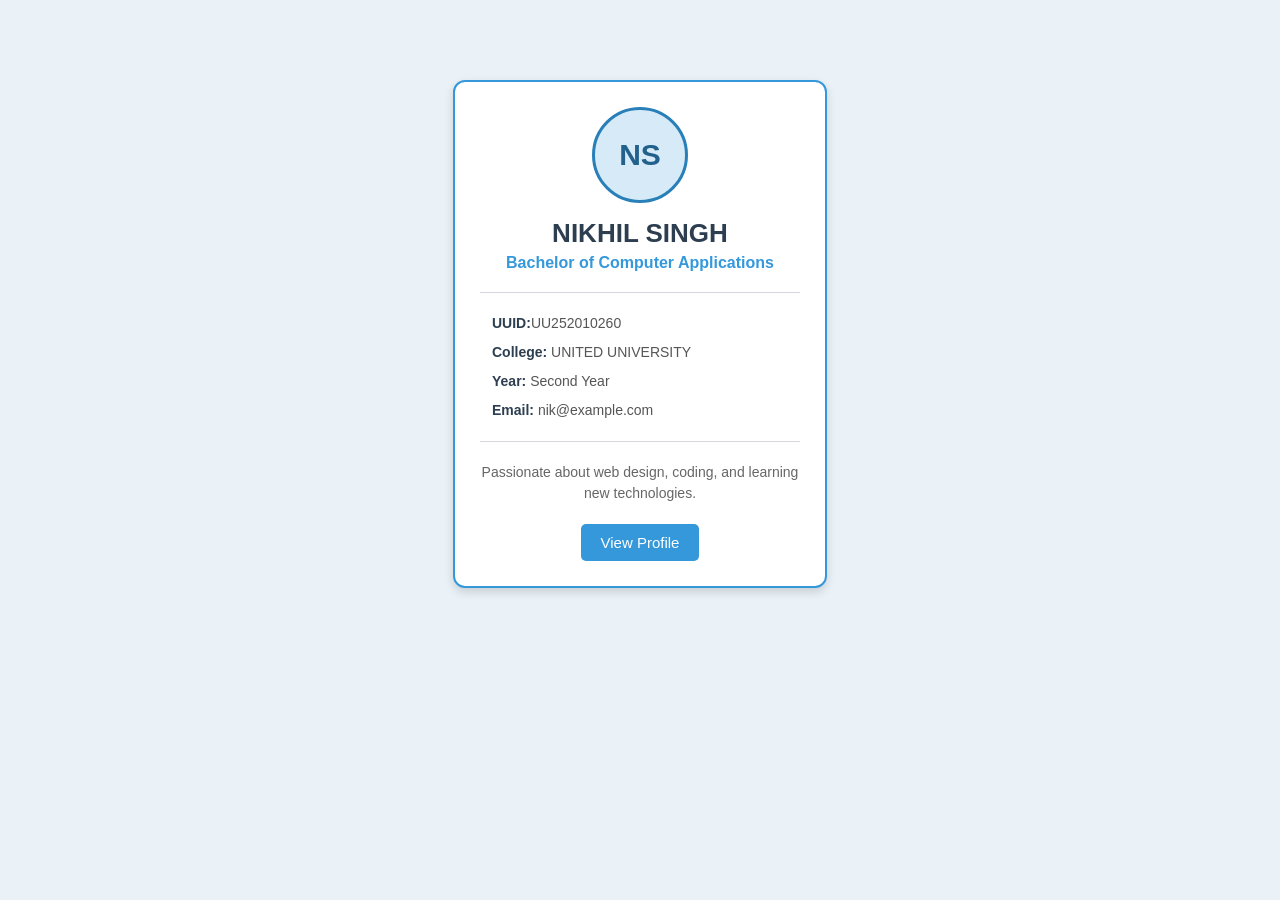
<file: studentprofile/wd1/index.html>
<!DOCTYPE html>
<html lang="en">
<head>
  <meta charset="UTF-8">
  <meta name="viewport" content="width=device-width, initial-scale=1.0">
  <title>Student Profile Card</title>

  <!-- Link to the CSS file -->
  <link rel="stylesheet" href="style.css">
</head>
<body>

  <div class="profile-card">

    <div class="profile-image">NS</div>

    <h1>NIKHIL SINGH</h1>

    <p class="course">Bachelor of Computer Applications</p>

    <div class="details">
      <p><strong>UUID:</strong>UU252010260</p>
      <p><strong>College:</strong> UNITED UNIVERSITY</p>
      <p><strong>Year:</strong> Second Year</p>
      <p><strong>Email:</strong> nik@example.com</p>
    </div>

    <p class="about">
      Passionate about web design, coding, and learning new technologies.
    </p>

    <button>View Profile</button>

  </div>

</body>
</html>
</file>
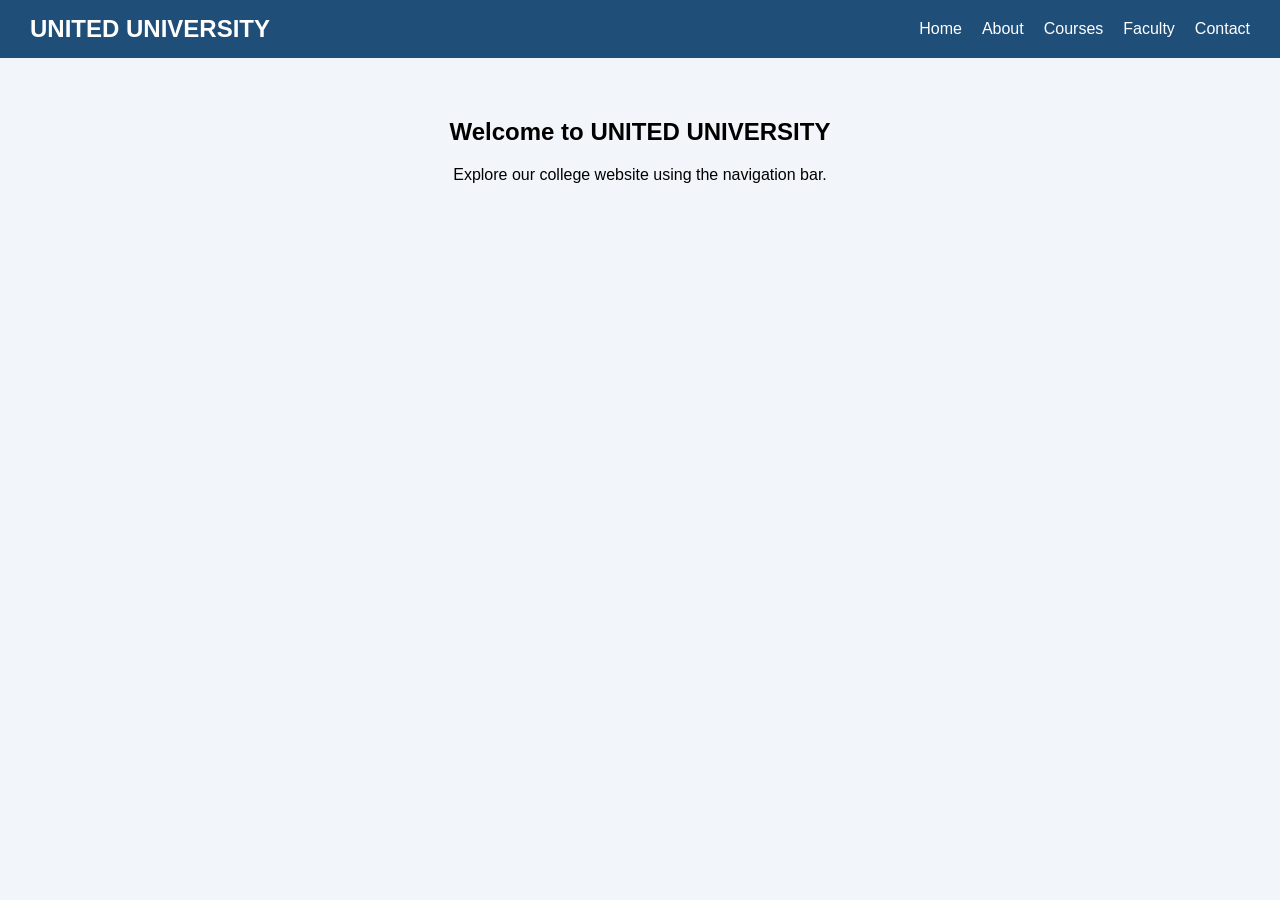
<file: studentprofile/wd2/index.html>
<!DOCTYPE html>
<html lang="en">
<head>
  <meta charset="UTF-8">
  <meta name="viewport" content="width=device-width, initial-scale=1.0">
  <title>College Navigation Bar</title>
  <link rel="stylesheet" href="style.css">
</head>
<body>

  <nav class="navbar">
    <h1 class="college-name">UNITED UNIVERSITY </h1>

    <ul class="nav-links">
      <li><a href="#home">Home</a></li>
      <li><a href="#about">About</a></li>
      <li><a href="#courses">Courses</a></li>
      <li><a href="#faculty">Faculty</a></li>
      <li><a href="#contact">Contact</a></li>
    </ul>
  </nav>

  <main>
    <h2>Welcome to UNITED UNIVERSITY</h2>
    <p>Explore our college website using the navigation bar.</p>
  </main>

</body>
</html>
</file>
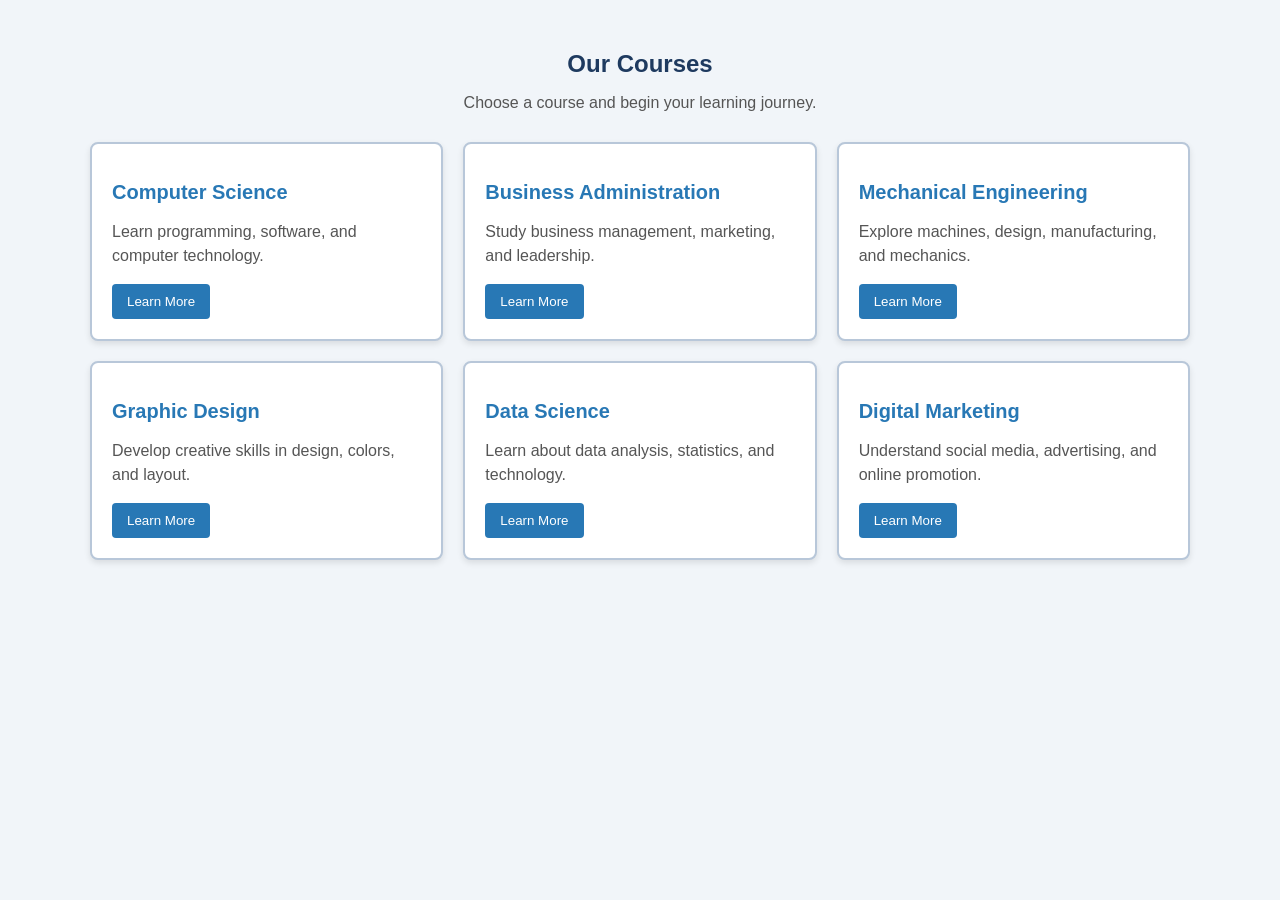
<file: studentprofile/wd3/index.html>
<!DOCTYPE html>
<html lang="en">
<head>
  <meta charset="UTF-8">
  <meta name="viewport" content="width=device-width, initial-scale=1.0">
  <title>College Courses</title>

  <!-- Link to the CSS file -->
  <link rel="stylesheet" href="style.css">
</head>
<body>

  <section class="courses-section">
    <h1>Our Courses</h1>
    <p class="intro">
      Choose a course and begin your learning journey.
    </p>

    <div class="course-grid">

      <div class="course-card">
        <h2>Computer Science</h2>
        <p>
          Learn programming, software, and computer technology.
        </p>
        <button>Learn More</button>
      </div>

      <div class="course-card">
        <h2>Business Administration</h2>
        <p>
          Study business management, marketing, and leadership.
        </p>
        <button>Learn More</button>
      </div>

      <div class="course-card">
        <h2>Mechanical Engineering</h2>
        <p>
          Explore machines, design, manufacturing, and mechanics.
        </p>
        <button>Learn More</button>
      </div>

      <div class="course-card">
        <h2>Graphic Design</h2>
        <p>
          Develop creative skills in design, colors, and layout.
        </p>
        <button>Learn More</button>
      </div>

      <div class="course-card">
        <h2>Data Science</h2>
        <p>
          Learn about data analysis, statistics, and technology.
        </p>
        <button>Learn More</button>
      </div>

      <div class="course-card">
        <h2>Digital Marketing</h2>
        <p>
          Understand social media, advertising, and online promotion.
        </p>
        <button>Learn More</button>
      </div>

    </div>
  </section>

</body>
</html>
</file>
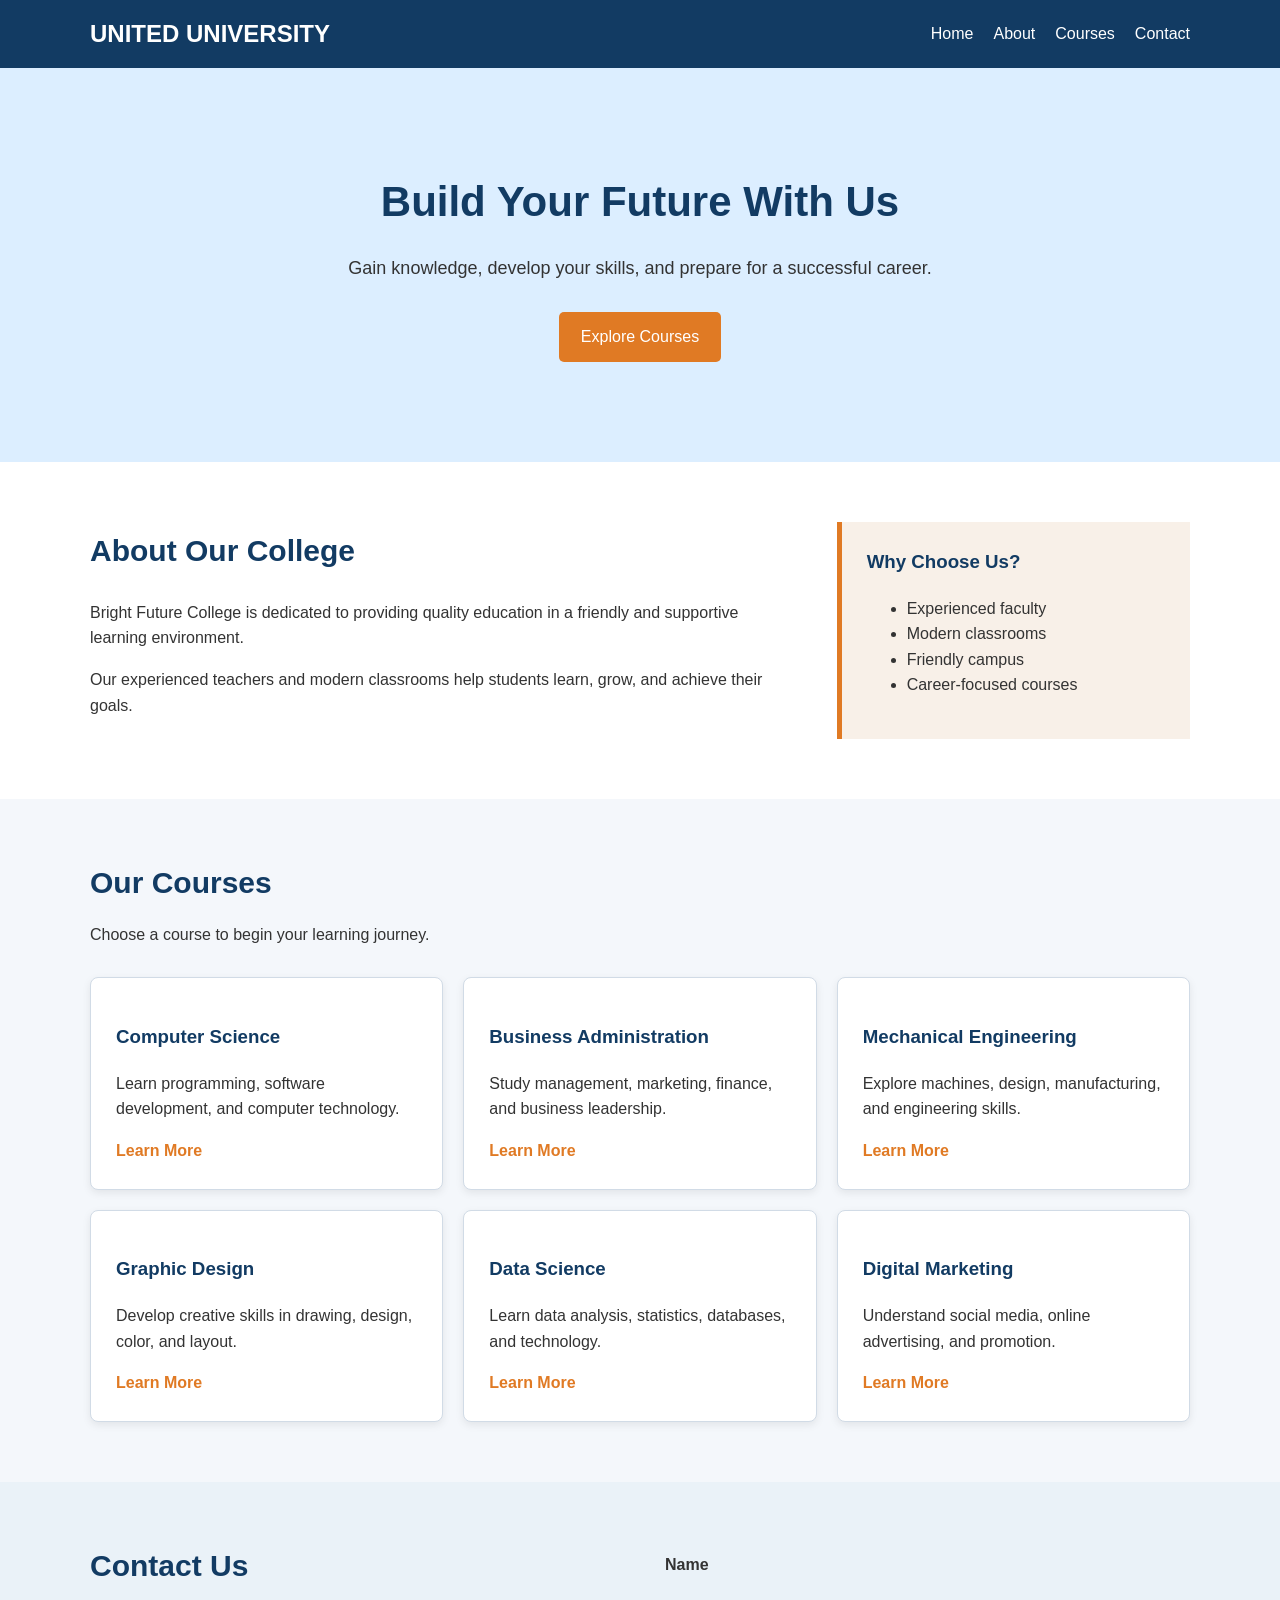
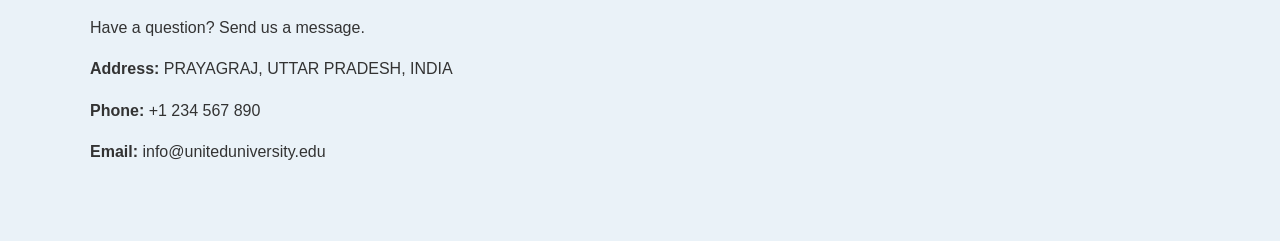
<file: studentprofile/wd4/index.html>
<!DOCTYPE html>
<html lang="en">
<head>
  <meta charset="UTF-8">
  <meta name="viewport" content="width=device-width, initial-scale=1.0">
  <title>UNITED UNIVERSITY</title>

  <!-- Link to CSS file -->
  <link rel="stylesheet" href="style.css">
</head>
<body>

  <!-- Header and Navigation -->
  <header class="header">
    <div class="container nav-container">
      <h1 class="logo">UNITED UNIVERSITY</h1>

      <nav>
        <ul class="nav-links">
          <li><a href="#home">Home</a></li>
          <li><a href="#about">About</a></li>
          <li><a href="#courses">Courses</a></li>
          <li><a href="#contact">Contact</a></li>
        </ul>
      </nav>
    </div>
  </header>

  <main>

    <!-- Hero Section -->
    <section id="home" class="hero">
      <div class="container hero-content">
        <h2>Build Your Future With Us</h2>
        <p>
          Gain knowledge, develop your skills, and prepare for a successful career.
        </p>
        <a href="#courses" class="button">Explore Courses</a>
      </div>
    </section>

    <!-- About Section -->
    <section id="about" class="about section-space">
      <div class="container about-content">

        <div>
          <h2>About Our College</h2>

          <p>
            Bright Future College is dedicated to providing quality education
            in a friendly and supportive learning environment.
          </p>

          <p>
            Our experienced teachers and modern classrooms help students learn,
            grow, and achieve their goals.
          </p>
        </div>

        <div class="about-box">
          <h3>Why Choose Us?</h3>

          <ul>
            <li>Experienced faculty</li>
            <li>Modern classrooms</li>
            <li>Friendly campus</li>
            <li>Career-focused courses</li>
          </ul>
        </div>

      </div>
    </section>

    <!-- Courses Section -->
    <section id="courses" class="courses section-space">
      <div class="container">
        <h2>Our Courses</h2>

        <p class="section-intro">
          Choose a course to begin your learning journey.
        </p>

        <div class="course-grid">

          <article class="course-card">
            <h3>Computer Science</h3>
            <p>
              Learn programming, software development, and computer technology.
            </p>
            <a href="#contact">Learn More</a>
          </article>

          <article class="course-card">
            <h3>Business Administration</h3>
            <p>
              Study management, marketing, finance, and business leadership.
            </p>
            <a href="#contact">Learn More</a>
          </article>

          <article class="course-card">
            <h3>Mechanical Engineering</h3>
            <p>
              Explore machines, design, manufacturing, and engineering skills.
            </p>
            <a href="#contact">Learn More</a>
          </article>

          <article class="course-card">
            <h3>Graphic Design</h3>
            <p>
              Develop creative skills in drawing, design, color, and layout.
            </p>
            <a href="#contact">Learn More</a>
          </article>

          <article class="course-card">
            <h3>Data Science</h3>
            <p>
              Learn data analysis, statistics, databases, and technology.
            </p>
            <a href="#contact">Learn More</a>
          </article>

          <article class="course-card">
            <h3>Digital Marketing</h3>
            <p>
              Understand social media, online advertising, and promotion.
            </p>
            <a href="#contact">Learn More</a>
          </article>

        </div>
      </div>
    </section>

    <!-- Contact Section -->
    <section id="contact" class="contact section-space">
      <div class="container contact-content">

        <div>
          <h2>Contact Us</h2>

          <p>Have a question? Send us a message.</p>

          <p>
            <strong>Address:</strong>
           PRAYAGRAJ, UTTAR PRADESH, INDIA
          </p>

          <p>
            <strong>Phone:</strong>
            +1 234 567 890
          </p>

          <p>
            <strong>Email:</strong>
            info@uniteduniversity.edu
          </p>
        </div>

        <form class="contact-form">

          <label for="name">Name</label>
          <input
            type="text"
            id="name"
            name="name"
</file>
<file: studentprofile/wd1/style.css>
body {
  margin: 0;
  padding: 40px;
  background-color: #eaf2f8;
  font-family: Arial, sans-serif;
}

/* Student profile card */
.profile-card {
  width: 320px;
  margin: 40px auto;
  padding: 25px;
  background-color: white;
  border: 2px solid #3498db;
  border-radius: 12px;
  text-align: center;
  box-shadow: 0 4px 10px rgba(0, 0, 0, 0.15);
  transition: transform 0.3s, box-shadow 0.3s;
}

/* Hover effect */
.profile-card:hover {
  transform: translateY(-8px);
  box-shadow: 0 8px 18px rgba(0, 0, 0, 0.25);
}

/* Simple text avatar */
.profile-image {
  width: 90px;
  height: 90px;
  margin: 0 auto 15px;
  border: 3px solid #2980b9;
  border-radius: 50%;
  background-color: #d6eaf8;
  color: #21618c;
  font-size: 30px;
  font-weight: bold;
  line-height: 90px;
}

h1 {
  margin: 10px 0 5px;
  color: #2c3e50;
  font-size: 26px;
}

.course {
  margin: 0 0 20px;
  color: #3498db;
  font-size: 16px;
  font-weight: bold;
}

.details {
  padding: 12px;
  border-top: 1px solid #d5d8dc;
  border-bottom: 1px solid #d5d8dc;
  text-align: left;
  color: #555;
  font-size: 14px;
  line-height: 1.5;
}

.details p {
  margin: 8px 0;
}

.details strong {
  color: #2c3e50;
}

.about {
  margin: 20px 0;
  color: #666;
  font-size: 14px;
  line-height: 1.5;
}

button {
  padding: 10px 20px;
  border: none;
  border-radius: 5px;
  background-color: #3498db;
  color: white;
  font-size: 15px;
  cursor: pointer;
}

button:hover {
  background-color: #21618c;
}
</file>
<file: studentprofile/wd2/style.css>
body {
  margin: 0;
  font-family: Arial, sans-serif;
  background-color: #f2f6fa;
}

.navbar {
  display: flex;
  justify-content: space-between;
  align-items: center;
  padding: 15px 30px;
  background-color: #1f4e79;
}

.college-name {
  margin: 0;
  color: white;
  font-size: 24px;
}

.nav-links {
  display: flex;
  gap: 20px;
  margin: 0;
  padding: 0;
  list-style: none;
}

.nav-links a {
  color: white;
  text-decoration: none;
  font-size: 16px;
}

.nav-links a:hover {
  color: #ffd700;
}

main {
  padding: 40px;
  text-align: center;
}
</file>
<file: studentprofile/wd3/style.css>
/* Basic page styling */
body {
  margin: 0;
  padding: 30px;
  font-family: Arial, sans-serif;
  background-color: #f1f5f9;
}

.courses-section {
  max-width: 1100px;
  margin: auto;
  text-align: center;
}

h1 {
  margin-bottom: 8px;
  color: #1e3a5f;
}

.intro {
  margin-bottom: 30px;
  color: #555;
}

/* Course cards arranged using CSS Grid */
.course-grid {
  display: grid;
  grid-template-columns: repeat(3, 1fr);
  gap: 20px;
}

.course-card {
  padding: 20px;
  border: 2px solid #b8c7d9;
  border-radius: 8px;
  background-color: white;
  text-align: left;
  box-shadow: 0 3px 6px rgba(0, 0, 0, 0.1);
  transition: transform 0.3s, box-shadow 0.3s;
}

/* Card hover effect */
.course-card:hover {
  transform: translateY(-8px);
  border-color: #2878b5;
  box-shadow: 0 8px 15px rgba(0, 0, 0, 0.2);
}

.course-card h2 {
  color: #2878b5;
  font-size: 20px;
}

.course-card p {
  min-height: 45px;
  color: #555;
  line-height: 1.5;
}

button {
  padding: 10px 15px;
  border: none;
  border-radius: 4px;
  background-color: #2878b5;
  color: white;
  cursor: pointer;
}

button:hover {
  background-color: #174a70;
}

/* Make the cards fit smaller screens */
@media (max-width: 800px) {
  .course-grid {
    grid-template-columns: repeat(2, 1fr);
  }
}

@media (max-width: 500px) {
  .course-grid {
    grid-template-columns: 1fr;
  }
}
</file>
<file: studentprofile/wd4/style.css>
/* Basic reset and page styling */
* {
  box-sizing: border-box;
}

html {
  scroll-behavior: smooth;
}

body {
  margin: 0;
  font-family: Arial, sans-serif;
  color: #333333;
  background-color: #f4f7fb;
  line-height: 1.6;
}

.container {
  width: 90%;
  max-width: 1100px;
  margin: auto;
}

/* Header */
.header {
  background-color: #123b63;
  padding: 15px 0;
}

.nav-container {
  display: flex;
  justify-content: space-between;
  align-items: center;
}

.logo {
  margin: 0;
  color: white;
  font-size: 24px;
}

.nav-links {
  display: flex;
  gap: 20px;
  margin: 0;
  padding: 0;
  list-style: none;
}

.nav-links a {
  color: white;
  text-decoration: none;
}

.nav-links a:hover {
  color: #ffd166;
}

/* Hero section */
.hero {
  padding: 100px 0;
  background-color: #dceeff;
  text-align: center;
}

.hero h2 {
  margin: 0 0 15px;
  color: #123b63;
  font-size: 42px;
}

.hero p {
  margin-bottom: 30px;
  font-size: 18px;
}

.button,
.contact-form button {
  display: inline-block;
  padding: 12px 22px;
  border: none;
  border-radius: 5px;
  background-color: #e07a24;
  color: white;
  text-decoration: none;
  cursor: pointer;
}

.button:hover,
.contact-form button:hover {
  background-color: #b85d15;
}

/* Shared section styling */
.section-space {
  padding: 60px 0;
}

section h2 {
  margin-top: 0;
  color: #123b63;
  font-size: 30px;
}

/* About section */
.about {
  background-color: white;
}

.about-content {
  display: grid;
  grid-template-columns: 2fr 1fr;
  gap: 40px;
  align-items: center;
}

.about-box {
  padding: 25px;
  border-left: 5px solid #e07a24;
  background-color: #f8f0e8;
}

.about-box h3 {
  margin-top: 0;
  color: #123b63;
}

/* Courses section */
.section-intro {
  margin-top: -10px;
  margin-bottom: 30px;
}

.course-grid {
  display: grid;
  grid-template-columns: repeat(3, 1fr);
  gap: 20px;
}

.course-card {
  padding: 25px;
  border: 1px solid #d1dbe6;
  border-radius: 8px;
  background-color: white;
  box-shadow: 0 3px 8px rgba(0, 0, 0, 0.08);
  transition: transform 0.3s, box-shadow 0.3s;
}

.course-card:hover {
  transform: translateY(-7px);
  box-shadow: 0 8px 15px rgba(0, 0, 0, 0.18);
}

.course-card h3 {
  color: #123b63;
}

.course-card a {
  color: #e07a24;
  font-weight: bold;
  text-decoration: none;
}

.course-card a:hover {
  text-decoration: underline;
}

/* Contact section */
.contact {
  background-color: #eaf2f8;
}

.contact-content {
  display: grid;
  grid-template-columns: 1fr 1fr;
  gap: 50px;
}

.contact-form {
  display: flex;
  flex-direction: column;
}

.contact-form label {
  margin-top: 10px;
  margin-bottom: 5px;
  font-weight: bold;
}

.contact-form input,
.contact-form textarea {
  padding: 11px;
  border: 1px solid #b8c7d9;
  border-radius: 4px;
  font-family: Arial, sans-serif;
  font-size: 15px;
}

.contact-form button {
  margin-top: 15px;
  align-self: flex-start;
}

/* Footer */
.footer {
  padding: 20px;
  background-color: #123b63;
  color: white;
  text-align: center;
}

.footer p {
  margin: 0;
}

/* Basic responsive styling */
@media (max-width: 750px) {
  .nav-container,
  .nav-links {
    flex-direction: column;
  }

  .nav-container {
    gap: 15px;
  }

  .about-content,
  .contact-content,
  .course-grid {
    grid-template-columns: 1fr;
  }

  .hero h2 {
    font-size: 32px;
  }
}
</file>
